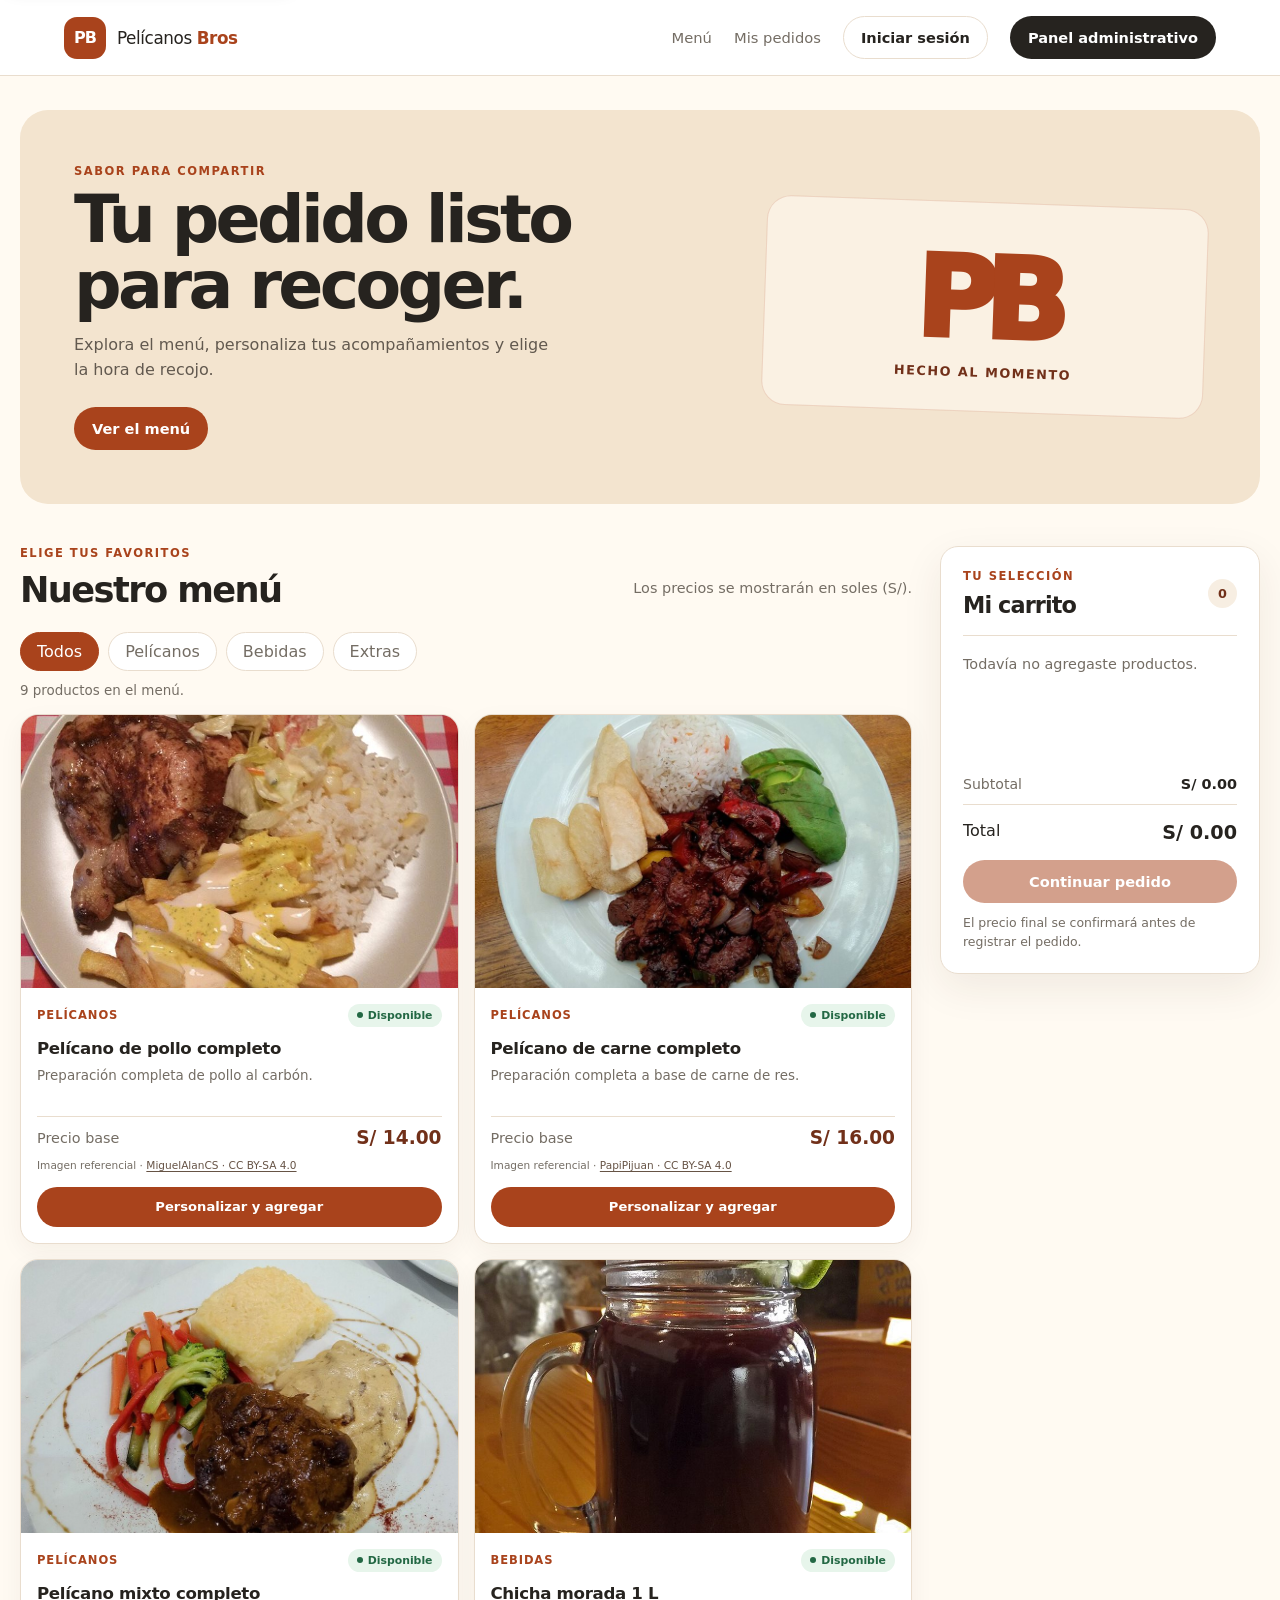
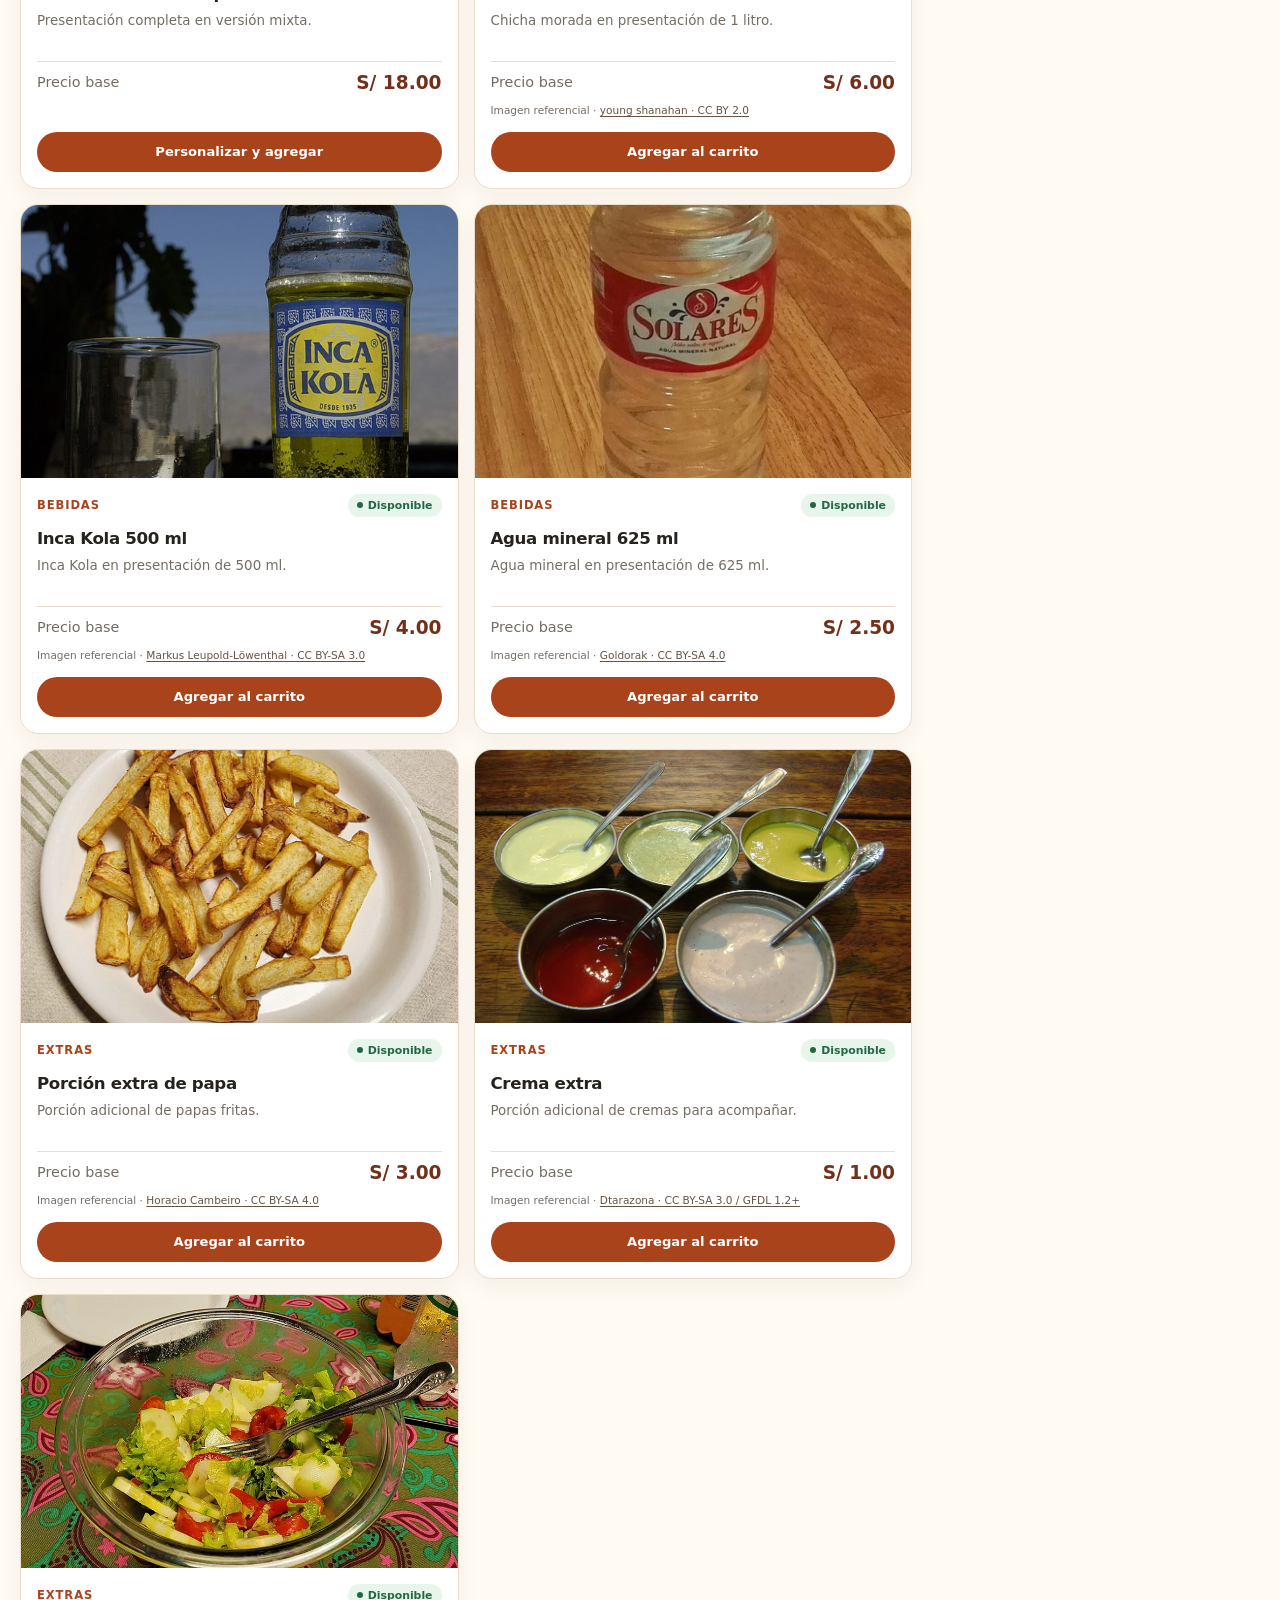
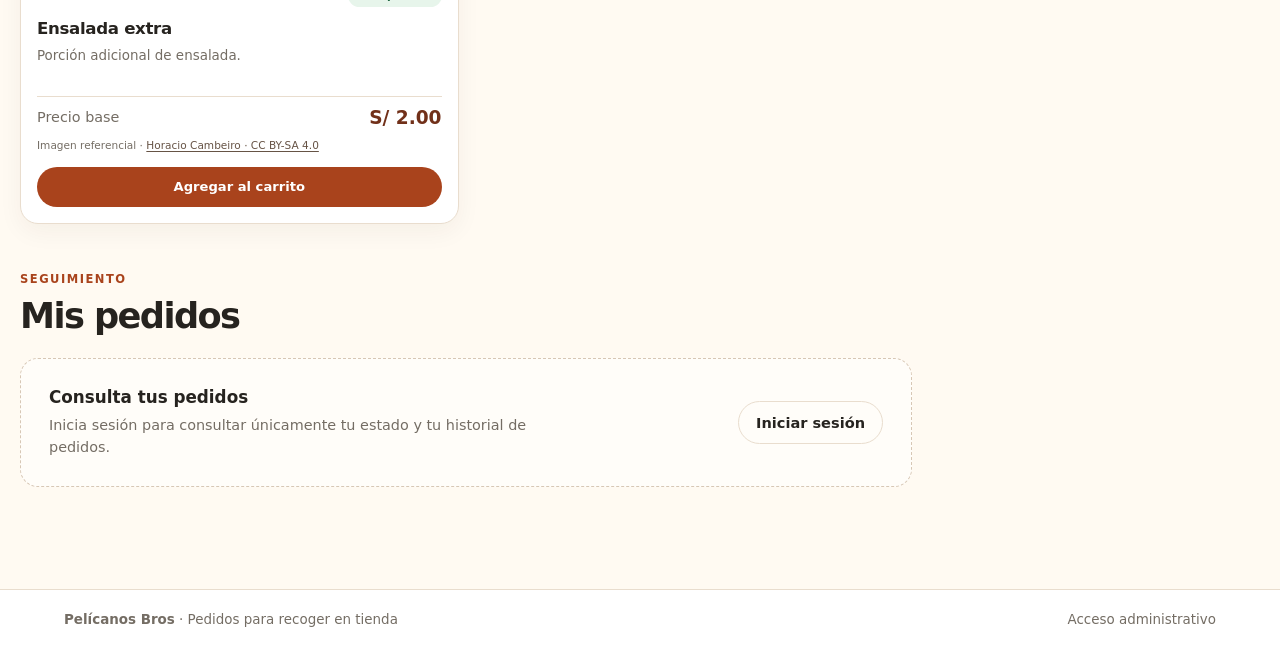
<file: index.html>
<!doctype html>
<html lang="es">
<head>
  <meta charset="utf-8">
  <meta name="viewport" content="width=device-width, initial-scale=1">
  <meta name="description" content="Tienda virtual de Pelícanos Bros. Revisa el menú y prepara tu pedido para recoger en tienda.">
  <title>Pelícanos Bros | Tienda</title>
  <link rel="stylesheet" href="css/styles.css">
  <script src="js/data.js" defer></script>
  <script src="js/store.js" defer></script>
</head>
<body>
  <a class="skip-link" href="#main-content">Saltar al contenido principal</a>
  <header class="site-header">
    <a class="brand" href="index.html" aria-label="Pelícanos Bros, ir al inicio">
      <span class="brand-mark" aria-hidden="true">PB</span>
      <span class="brand-name">Pelícanos <strong>Bros</strong></span>
    </a>

    <nav class="main-nav" aria-label="Navegación principal">
      <a href="#menu">Menú</a>
      <a href="#mis-pedidos">Mis pedidos</a>
      <button id="customer-auth-button" class="button button-outline" type="button" data-dialog-open="auth-dialog">
        Iniciar sesión
      </button>
      <button id="customer-logout-button" class="button button-outline" type="button" hidden>
        Cerrar sesión
      </button>
      <a class="button button-dark" href="admin.html">Panel administrativo</a>
    </nav>
  </header>

  <main id="main-content" class="page-container" tabindex="-1">
    <section class="hero" aria-labelledby="hero-title">
      <div class="hero-copy">
        <p class="eyebrow">Sabor para compartir</p>
        <h1 id="hero-title">Tu pedido listo para recoger.</h1>
        <p>Explora el menú, personaliza tus acompañamientos y elige la hora de recojo.</p>
        <a class="button button-primary" href="#menu">Ver el menú</a>
      </div>
      <div class="hero-art" aria-hidden="true">
        <span class="hero-art-mark">PB</span>
        <span class="hero-art-caption">Hecho al momento</span>
      </div>
    </section>

    <div class="store-layout">
      <div class="store-main">
        <section id="menu" class="content-section" aria-labelledby="menu-title">
          <div class="section-heading">
            <div>
              <p class="eyebrow">Elige tus favoritos</p>
              <h2 id="menu-title">Nuestro menú</h2>
            </div>
            <p class="muted">Los precios se mostrarán en soles (S/).</p>
          </div>

          <div class="category-tabs" role="group" aria-label="Filtrar productos por categoría">
            <button class="category-button is-active" type="button" data-category="todos" aria-pressed="true">Todos</button>
            <button class="category-button" type="button" data-category="pelicanos" aria-pressed="false">Pelícanos</button>
            <button class="category-button" type="button" data-category="bebidas" aria-pressed="false">Bebidas</button>
            <button class="category-button" type="button" data-category="extras" aria-pressed="false">Extras</button>
          </div>

          <p id="product-results" class="product-results" aria-live="polite">Cargando menú…</p>
          <div id="product-grid" class="product-grid">
            <div class="empty-state">
              <span class="empty-state-icon" aria-hidden="true">🍗</span>
              <h3>Cargando nuestros productos</h3>
              <p>Estamos preparando el menú de Pelícanos Bros.</p>
            </div>
          </div>
        </section>

        <section id="mis-pedidos" class="content-section orders-section" aria-labelledby="orders-title">
          <div class="section-heading">
            <div>
              <p class="eyebrow">Seguimiento</p>
              <h2 id="orders-title">Mis pedidos</h2>
            </div>
          </div>
          <div id="customer-orders" class="customer-orders-container" aria-live="polite" aria-relevant="additions text">
            <div class="empty-state empty-state-horizontal">
              <div>
                <h3>Consulta tus pedidos</h3>
                <p>Inicia sesión para consultar el estado y el historial de tus pedidos.</p>
              </div>
              <button class="button button-outline" type="button" data-dialog-open="auth-dialog">Iniciar sesión</button>
            </div>
          </div>
        </section>
      </div>

      <aside class="cart-panel" aria-labelledby="cart-title">
        <div class="cart-heading">
          <div>
            <p class="eyebrow">Tu selección</p>
            <h2 id="cart-title">Mi carrito</h2>
          </div>
          <span class="cart-count" id="cart-count" aria-label="Cantidad de productos">0</span>
        </div>

        <div id="cart-content" class="cart-content" aria-live="polite">
          <p class="muted">Todavía no agregaste productos.</p>
        </div>

        <div class="cart-subtotal-row">
          <span>Subtotal</span>
          <strong id="cart-subtotal">S/ 0.00</strong>
        </div>
        <div class="cart-total-row">
          <span>Total</span>
          <strong id="cart-total">S/ 0.00</strong>
        </div>
        <button class="button button-primary button-block" type="button" id="checkout-button" disabled>
          Continuar pedido
        </button>
        <p class="cart-footnote">El precio final se confirmará antes de registrar el pedido.</p>
      </aside>
    </div>
  </main>

  <footer class="site-footer">
    <p><strong>Pelícanos Bros</strong> · Pedidos para recoger en tienda</p>
    <p><a href="admin.html">Acceso administrativo</a></p>
  </footer>

  <dialog class="dialog" id="auth-dialog" aria-labelledby="auth-title">
    <div class="dialog-header">
      <div>
        <p class="eyebrow">Tu cuenta</p>
        <h2 id="auth-title">Bienvenido</h2>
      </div>
      <button class="icon-button" type="button" aria-label="Cerrar ventana" data-dialog-close>×</button>
    </div>

    <div class="dialog-tabs" role="tablist" aria-label="Acceso a la cuenta" aria-orientation="horizontal">
      <button id="login-tab" class="dialog-tab is-active" type="button" role="tab" aria-selected="true" aria-controls="login-panel" tabindex="0" data-auth-tab="login">Iniciar sesión</button>
      <button id="register-tab" class="dialog-tab" type="button" role="tab" aria-selected="false" aria-controls="register-panel" tabindex="-1" data-auth-tab="register">Crear cuenta</button>
    </div>

    <section id="login-panel" class="dialog-panel" role="tabpanel" aria-labelledby="login-tab" tabindex="0">
      <form id="customer-login-form" class="form-stack">
        <label for="login-identifier">Usuario o correo electrónico</label>
        <input id="login-identifier" name="identifier" type="text" autocomplete="username" maxlength="254" required>

        <label for="login-password">Contraseña</label>
        <input id="login-password" name="password" type="password" autocomplete="current-password" minlength="6" maxlength="128" required>

        <button class="button button-primary button-block" type="submit">Ingresar</button>
      </form>
    </section>

    <section id="register-panel" class="dialog-panel" role="tabpanel" aria-labelledby="register-tab" tabindex="0" hidden>
      <form id="customer-register-form" class="form-stack">
        <label for="register-name">Nombre completo</label>
        <input id="register-name" name="name" type="text" autocomplete="name" minlength="2" maxlength="100" required>

        <label for="register-email">Correo electrónico</label>
        <input id="register-email" name="email" type="email" autocomplete="email" maxlength="254" required>

        <label for="register-phone">Teléfono</label>
        <input id="register-phone" name="phone" type="tel" autocomplete="tel" inputmode="tel" pattern="[0-9+() -]{7,20}" maxlength="20" aria-describedby="register-phone-help" required>
        <p id="register-phone-help" class="field-help">Introduce entre 7 y 20 caracteres: números, espacios, paréntesis o el signo +.</p>

        <label for="register-password">Contraseña</label>
        <input id="register-password" name="password" type="password" autocomplete="new-password" minlength="6" maxlength="128" aria-describedby="register-password-help" required>
        <p id="register-password-help" class="field-help">Usa al menos 6 caracteres, como establece el documento del proyecto.</p>

        <button class="button button-primary button-block" type="submit">Crear cuenta</button>
      </form>
    </section>
    <p id="auth-message" class="form-message" role="status" aria-live="polite"></p>
  </dialog>

  <dialog class="dialog product-dialog" id="product-dialog" aria-labelledby="product-dialog-title">
    <div class="dialog-header">
      <div>
        <p class="eyebrow">Personaliza tu plato</p>
        <h2 id="product-dialog-title">Tu Pelícano</h2>
        <p id="product-dialog-description" class="muted dialog-description"></p>
      </div>
      <button class="icon-button" type="button" aria-label="Cerrar ventana" data-dialog-close>×</button>
    </div>

    <form id="product-customization-form" class="form-stack">
      <input id="custom-product-id" name="productId" type="hidden">
      <div id="customization-fields" class="customization-fields"></div>

      <div class="form-field quantity-field">
        <label for="custom-product-quantity">Cantidad</label>
        <input id="custom-product-quantity" name="quantity" type="number" min="1" max="99" step="1" value="1" required>
      </div>

      <div class="custom-price-box" aria-live="polite" aria-atomic="true">
        <div><span>Precio base</span><strong id="custom-base-price">S/ 0.00</strong></div>
        <div><span>Ajustes</span><strong id="custom-adjustment">S/ 0.00</strong></div>
        <div><span>Precio unitario</span><strong id="custom-unit-price">S/ 0.00</strong></div>
        <div class="custom-total"><span>Total</span><strong id="custom-line-total">S/ 0.00</strong></div>
      </div>

      <button class="button button-primary button-block" type="submit">Agregar al carrito</button>
    </form>
    <p id="product-dialog-message" class="form-message" role="status" aria-live="polite"></p>
  </dialog>

  <dialog class="dialog" id="checkout-dialog" aria-labelledby="checkout-title">
    <div class="dialog-header">
      <div>
        <p class="eyebrow">Último paso</p>
        <h2 id="checkout-title">Confirmar pedido</h2>
      </div>
      <button class="icon-button" type="button" aria-label="Cerrar ventana" data-dialog-close>×</button>
    </div>

    <form id="checkout-form" class="form-stack">
      <section class="checkout-preview" aria-labelledby="checkout-preview-title">
        <h3 id="checkout-preview-title">Resumen de tu pedido</h3>
        <div id="checkout-summary" class="checkout-summary" aria-live="polite"></div>
      </section>

      <label for="pickup-time">Fecha y hora de recojo</label>
      <input id="pickup-time" name="pickupTime" type="datetime-local" aria-describedby="pickup-time-help" required>
      <p id="pickup-time-help" class="field-help">El recojo debe programarse con al menos 10 minutos de anticipación.</p>

      <label for="checkout-phone">Teléfono de contacto</label>
      <input id="checkout-phone" name="phone" type="tel" inputmode="tel" pattern="[0-9+() -]{7,20}" minlength="7" maxlength="20" aria-describedby="checkout-phone-help" required>
      <p id="checkout-phone-help" class="field-help">Introduce un teléfono válido de al menos 7 dígitos.</p>

      <label for="payment-method">Método de pago</label>
      <select id="payment-method" name="paymentMethod" aria-describedby="payment-method-help" required>
        <option value="">Selecciona un método</option>
        <option value="efectivo">Efectivo</option>
        <option value="yape">Yape</option>
        <option value="plin">Plin</option>
        <option value="transferencia">Transferencia</option>
      </select>
      <p id="payment-method-help" class="field-help">El método se registra como declarado. El pago queda pendiente hasta que el administrador lo verifique.</p>

      <label for="order-note">Nota para cocina <span class="muted">(opcional)</span></label>
      <textarea id="order-note" name="note" rows="3" maxlength="300" aria-describedby="order-note-help" placeholder="Alguna indicación para preparar tu pedido..."></textarea>
      <p id="order-note-help" class="field-help">Opcional. Máximo 300 caracteres.</p>

      <div class="price-summary">
        <span>Total del pedido</span>
        <strong id="checkout-total">S/ 0.00</strong>
      </div>
      <button class="button button-primary button-block" id="checkout-submit-button" type="submit">Confirmar pedido</button>
    </form>

    <section id="checkout-receipt" class="checkout-receipt" aria-live="polite" hidden>
      <div class="receipt-success-icon" aria-hidden="true">✓</div>
      <p class="eyebrow">Pedido registrado</p>
      <h3>¡Gracias por tu compra!</h3>
      <p class="muted">Presenta este código al recoger tu pedido.</p>
      <strong id="confirmed-order-code" class="receipt-order-code">PB-0001</strong>
      <dl class="receipt-details">
        <div><dt>Estado del pedido</dt><dd id="confirmed-order-status">Recibido</dd></div>
        <div><dt>Fecha y hora de recojo</dt><dd id="confirmed-order-pickup">—</dd></div>
        <div><dt>Total</dt><dd id="confirmed-order-total">S/ 0.00</dd></div>
        <div><dt>Método de pago</dt><dd id="confirmed-order-payment-method">—</dd></div>
        <div><dt>Estado del pago</dt><dd id="confirmed-order-payment-status">Pendiente de verificación</dd></div>
      </dl>
      <p class="field-help">Este sistema no realiza el cobro. El administrador verificará el pago y actualizará su estado.</p>
    </section>
    <p id="checkout-message" class="form-message" role="status" aria-live="polite"></p>
  </dialog>

  <div id="app-announcer" class="visually-hidden" aria-live="polite" aria-atomic="true"></div>
</body>
</html>
</file>
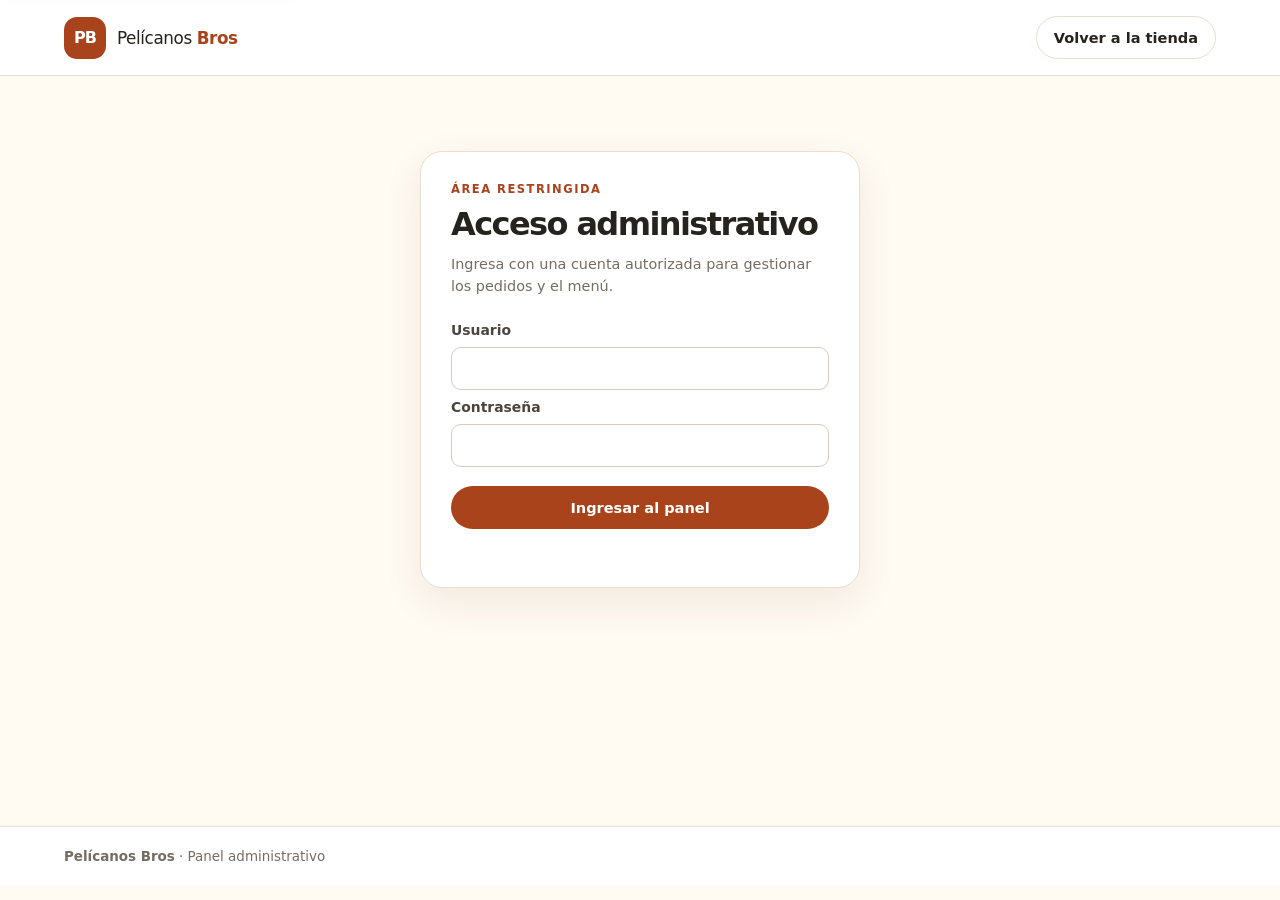
<file: admin.html>
<!doctype html>
<html lang="es">
<head>
  <meta charset="utf-8">
  <meta name="viewport" content="width=device-width, initial-scale=1">
  <meta name="description" content="Panel administrativo de Pelícanos Bros para gestionar pedidos, cocina, clientes y menú.">
  <title>Pelícanos Bros | Administración</title>
  <link rel="stylesheet" href="css/styles.css">
  <script src="js/data.js" defer></script>
  <script src="js/admin.js" defer></script>
</head>
<body class="admin-page">
  <a class="skip-link" href="#main-content">Saltar al contenido principal</a>
  <header class="site-header">
    <a class="brand" href="index.html" aria-label="Pelícanos Bros, volver a la tienda">
      <span class="brand-mark" aria-hidden="true">PB</span>
      <span class="brand-name">Pelícanos <strong>Bros</strong></span>
    </a>
    <nav class="main-nav" aria-label="Navegación administrativa">
      <span id="admin-session-name" class="nav-context" hidden></span>
      <button id="admin-logout-button" class="button button-outline" type="button" hidden>Cerrar sesión</button>
      <a class="button button-outline" href="index.html">Volver a la tienda</a>
    </nav>
  </header>

  <main id="main-content" class="admin-container" tabindex="-1">
    <section id="admin-access" class="login-card" aria-labelledby="admin-login-title">
      <p class="eyebrow">Área restringida</p>
      <h1 id="admin-login-title">Acceso administrativo</h1>
      <p class="muted">Ingresa con una cuenta autorizada para gestionar los pedidos y el menú.</p>

      <form id="admin-login-form" class="form-stack">
        <label for="admin-username">Usuario</label>
        <input id="admin-username" name="username" type="text" autocomplete="username" minlength="3" maxlength="60" required>

        <label for="admin-password">Contraseña</label>
        <input id="admin-password" name="password" type="password" autocomplete="current-password" minlength="6" maxlength="128" required>

        <button class="button button-primary button-block" type="submit">Ingresar al panel</button>
      </form>
      <p id="admin-login-message" class="form-message" role="status" aria-live="polite"></p>
    </section>

    <section id="admin-dashboard" class="admin-dashboard" hidden aria-label="Panel de administración">
      <aside class="admin-sidebar">
        <div class="admin-sidebar-heading">
          <p class="eyebrow">Gestión</p>
          <h2>Administración</h2>
        </div>
        <nav class="admin-nav" aria-label="Secciones del panel">
          <button class="admin-nav-button is-active" type="button" data-panel="summary" aria-current="page">Resumen</button>
          <button class="admin-nav-button" type="button" data-panel="orders">Pedidos</button>
          <button class="admin-nav-button" type="button" data-panel="kitchen">Cocina</button>
          <button class="admin-nav-button" type="button" data-panel="customers">Clientes</button>
          <button class="admin-nav-button" type="button" data-panel="menu">Menú</button>
        </nav>
      </aside>

      <div class="admin-content">
        <section id="panel-summary" class="admin-panel" aria-labelledby="summary-title">
          <div class="section-heading">
            <div>
              <p class="eyebrow">Vista general</p>
              <h1 id="summary-title">Resumen del día</h1>
            </div>
          </div>
          <div class="metrics-grid">
            <article class="metric-card"><span>Pedidos de hoy</span><strong id="metric-orders">—</strong></article>
            <article class="metric-card"><span>Por preparar</span><strong id="metric-pending">—</strong></article>
            <article class="metric-card"><span>Pagos pendientes</span><strong id="metric-payments">—</strong></article>
            <article class="metric-card"><span>Ventas pagadas</span><strong id="metric-sales">—</strong></article>
          </div>
          <div class="panel-card">
            <h2>Próximos recojos</h2>
            <div id="summary-upcoming-orders" aria-live="polite"><p class="muted">No hay recojos pendientes.</p></div>
          </div>
        </section>

        <section id="panel-orders" class="admin-panel" aria-labelledby="orders-admin-title" hidden>
          <div class="section-heading">
            <div><p class="eyebrow">Gestión de ventas</p><h1 id="orders-admin-title">Pedidos</h1></div>
            <div class="admin-heading-actions">
              <button id="orders-refresh-button" class="button button-outline" type="button">Actualizar</button>
              <button id="orders-export-csv" class="button button-primary" type="button">Exportar CSV</button>
            </div>
          </div>
          <div class="filter-bar">
            <label class="filter-field" for="order-search">Buscar pedido<input id="order-search" type="search" placeholder="Código, cliente, correo o teléfono"></label>
            <label class="filter-field" for="order-status-filter">Estado
              <select id="order-status-filter">
                <option value="todos">Todos</option>
                <option value="pendiente">Recibido</option>
                <option value="en_preparacion">En preparación</option>
                <option value="listo">Listo</option>
                <option value="entregado">Entregado</option>
                <option value="cancelado">Cancelado</option>
              </select>
            </label>
            <label class="filter-field" for="order-payment-filter">Pago
              <select id="order-payment-filter">
                <option value="todos">Todos</option>
                <option value="pendiente">Pendiente</option>
                <option value="pagado">Pagado</option>
              </select>
            </label>
            <label class="filter-field" for="order-date-filter">Fecha de recojo<input id="order-date-filter" type="date"></label>
          </div>
          <p id="admin-orders-message" class="admin-feedback" role="status" aria-live="polite"></p>
          <div class="table-wrap" role="region" aria-label="Tabla de pedidos; desplázate horizontalmente si es necesario" tabindex="0">
            <table>
              <caption class="visually-hidden">Listado de pedidos registrados</caption>
              <thead><tr><th scope="col">Código</th><th scope="col">Cliente</th><th scope="col">Recojo</th><th scope="col">Total</th><th scope="col">Pago</th><th scope="col">Estado</th><th scope="col">Acciones</th></tr></thead>
              <tbody id="orders-table-body"><tr><td colspan="7" class="table-empty">Los pedidos aparecerán aquí.</td></tr></tbody>
            </table>
          </div>
        </section>

        <section id="panel-kitchen" class="admin-panel" aria-labelledby="kitchen-title" hidden>
          <div class="section-heading">
            <div><p class="eyebrow">Producción</p><h1 id="kitchen-title">Tablero de cocina</h1>
              <p class="muted">Pedidos activos ordenados por hora de recojo.</p>
            </div>
            <button id="kitchen-refresh-button" class="button button-outline" type="button">Actualizar tablero</button>
          </div>
          <p id="kitchen-message" class="admin-feedback" role="status" aria-live="polite"></p>
          <div class="kitchen-board">
            <section class="kitchen-column" aria-labelledby="kitchen-received-title">
              <div class="kitchen-column-heading"><h2 id="kitchen-received-title">Por preparar</h2><span id="kitchen-received-count" class="kitchen-count">0</span></div>
              <div id="kitchen-received" class="kitchen-cards"><p class="muted">No hay pedidos por preparar.</p></div>
            </section>
            <section class="kitchen-column" aria-labelledby="kitchen-preparing-title">
              <div class="kitchen-column-heading"><h2 id="kitchen-preparing-title">En preparación</h2><span id="kitchen-preparing-count" class="kitchen-count">0</span></div>
              <div id="kitchen-preparing" class="kitchen-cards"><p class="muted">No hay pedidos en preparación.</p></div>
            </section>
            <section class="kitchen-column" aria-labelledby="kitchen-ready-title">
              <div class="kitchen-column-heading"><h2 id="kitchen-ready-title">Listos</h2><span id="kitchen-ready-count" class="kitchen-count">0</span></div>
              <div id="kitchen-ready" class="kitchen-cards"><p class="muted">No hay pedidos listos para recoger.</p></div>
            </section>
          </div>
        </section>

        <section id="panel-customers" class="admin-panel" aria-labelledby="customers-title" hidden>
          <div class="section-heading">
            <div><p class="eyebrow">Cuentas registradas</p><h1 id="customers-title">Clientes</h1>
              <p class="muted">Consulta pedidos, total pagado y última compra de cada cliente.</p>
            </div>
            <button id="customers-refresh-button" class="button button-outline" type="button">Actualizar clientes</button>
          </div>
          <label class="filter-field customer-search-field" for="customer-search">Buscar cliente
            <input id="customer-search" type="search" placeholder="Nombre, correo o teléfono">
          </label>
          <p id="admin-customers-message" class="admin-feedback" role="status" aria-live="polite"></p>
          <div class="table-wrap" role="region" aria-label="Tabla de clientes; desplázate horizontalmente si es necesario" tabindex="0">
            <table>
              <caption class="visually-hidden">Listado de clientes y resumen de sus pedidos</caption>
              <thead><tr><th scope="col">Nombre</th><th scope="col">Correo</th><th scope="col">Teléfono</th><th scope="col">Pedidos</th><th scope="col">Total pagado</th><th scope="col">Último pedido</th><th scope="col">Acciones</th></tr></thead>
              <tbody id="customers-table-body"><tr><td colspan="7" class="table-empty">Los clientes aparecerán aquí.</td></tr></tbody>
            </table>
          </div>
        </section>

        <section id="panel-menu" class="admin-panel" aria-labelledby="menu-admin-title" hidden>
          <div class="section-heading">
            <div><p class="eyebrow">Catálogo</p><h1 id="menu-admin-title">Administrar menú</h1>
              <p class="muted">Edita el precio base y la disponibilidad de los productos existentes.</p>
            </div>
            <button id="restore-menu-button" class="button button-outline" type="button">Restaurar menú original</button>
          </div>
          <p id="admin-menu-message" class="admin-feedback" role="status" aria-live="polite"></p>
          <form id="product-form" class="product-form panel-card">
            <h2>Editar producto</h2>
            <div class="form-grid">
              <div class="form-field"><label for="product-select">Producto</label><select id="product-select" name="productId" required><option value="">Selecciona un producto</option></select></div>
              <div class="form-field"><label for="product-price">Precio base (S/)</label><input id="product-price" name="price" type="number" min="0.10" max="9999" step="0.10" required></div>
              <div class="form-field"><label for="product-availability">Disponibilidad</label><select id="product-availability" name="available" required><option value="true">Disponible</option><option value="false">Agotado</option></select></div>
              <div class="form-field product-current-info"><span class="product-current-label">Producto seleccionado</span><strong id="product-current-name">Ninguno</strong><span id="product-current-category" class="admin-cell-secondary">Selecciona un producto para editarlo.</span></div>
            </div>
            <div class="product-form-actions">
              <button class="button button-primary" type="submit">Guardar cambios</button>
              <button id="product-cancel-edit" class="button button-outline" type="button">Cancelar edición</button>
            </div>
          </form>
          <div class="table-wrap" role="region" aria-label="Tabla de productos; desplázate horizontalmente si es necesario" tabindex="0">
            <table>
              <caption class="visually-hidden">Productos del menú y disponibilidad actual</caption>
              <thead><tr><th scope="col">Producto</th><th scope="col">Categoría</th><th scope="col">Precio base</th><th scope="col">Disponibilidad</th><th scope="col">Acciones</th></tr></thead>
              <tbody id="products-table-body"><tr><td colspan="5" class="table-empty">Los productos aparecerán aquí.</td></tr></tbody>
            </table>
          </div>
        </section>

        <dialog id="customer-history-dialog" class="dialog customer-history-dialog" aria-labelledby="customer-history-title">
          <div class="dialog-header">
            <div><p class="eyebrow">Historial del cliente</p><h2 id="customer-history-title">Pedidos del cliente</h2><p id="customer-history-subtitle" class="muted"></p></div>
            <button id="customer-history-close" class="icon-button" type="button" aria-label="Cerrar historial">×</button>
          </div>
          <div id="customer-history-content" class="customer-history-content"></div>
        </dialog>
      </div>
    </section>
  </main>

  <footer class="site-footer"><p><strong>Pelícanos Bros</strong> · Panel administrativo</p></footer>
</body>
</html>
</file>
<file: css/styles.css>
:root {
  color-scheme: light;
  --ink: #26231f;
  --muted: #746d64;
  --brand: #a9431c;
  --brand-dark: #713019;
  --gold: #f2bd45;
  --paper: #fffaf2;
  --surface: #ffffff;
  --soft: #f7eee2;
  --line: #e9ddce;
  --success: #276749;
  --danger: #b42318;
  --radius: 18px;
  --shadow: 0 14px 40px rgba(61, 39, 20, 0.08);
  font-family: Inter, ui-sans-serif, system-ui, -apple-system, BlinkMacSystemFont, "Segoe UI", sans-serif;
  color: var(--ink);
  background: var(--paper);
}

* { box-sizing: border-box; }
html { scroll-behavior: smooth; }
body { margin: 0; min-width: 320px; background: var(--paper); }
a { color: inherit; }
button, input, select, textarea { font: inherit; }
button, a { -webkit-tap-highlight-color: transparent; }
:focus-visible { outline: 3px solid #2457c5; outline-offset: 3px; }
.skip-link { position: absolute; z-index: 10000; top: 8px; left: 8px; transform: translateY(-160%); padding: 10px 14px; border-radius: 9px; background: #ffffff; color: #26231f; font-weight: 800; box-shadow: 0 4px 18px rgba(0,0,0,.18); }
.skip-link:focus { transform: translateY(0); }
[hidden] { display: none !important; }

.site-header {
  min-height: 76px;
  display: flex;
  align-items: center;
  justify-content: space-between;
  gap: 24px;
  padding: 14px clamp(18px, 5vw, 72px);
  background: var(--surface);
  border-bottom: 1px solid var(--line);
}
.brand { display: inline-flex; align-items: center; gap: 11px; text-decoration: none; white-space: nowrap; }
.brand-mark { display: grid; place-items: center; width: 42px; height: 42px; border-radius: 13px; background: var(--brand); color: white; font-weight: 850; letter-spacing: -1px; }
.brand-name { font-size: 1.05rem; letter-spacing: -0.4px; }
.brand-name strong { color: var(--brand); }
.main-nav { display: flex; align-items: center; justify-content: flex-end; flex-wrap: wrap; gap: 10px 22px; }
.main-nav > a:not(.button) { text-decoration: none; color: var(--muted); font-size: 0.92rem; }
.main-nav > a:not(.button):hover { color: var(--brand); }
.nav-context { color: var(--muted); font-size: 0.92rem; }

.button {
  display: inline-flex;
  align-items: center;
  justify-content: center;
  min-height: 43px;
  padding: 10px 17px;
  border: 1px solid transparent;
  border-radius: 999px;
  font-weight: 700;
  font-size: 0.91rem;
  text-decoration: none;
  cursor: pointer;
  transition: transform 140ms ease, background 140ms ease, border-color 140ms ease;
}
.button:hover:not(:disabled) { transform: translateY(-1px); }
.button:disabled { opacity: 0.5; cursor: not-allowed; }
.button-primary { background: var(--brand); color: white; }
.button-primary:hover:not(:disabled) { background: var(--brand-dark); }
.button-dark { background: var(--ink); color: white; }
.button-outline { background: transparent; border-color: var(--line); color: var(--ink); }
.button-outline:hover { border-color: var(--brand); color: var(--brand); }
.button-block { width: 100%; }

.page-container { width: min(1240px, calc(100% - 40px)); margin: 0 auto; }
.hero {
  display: grid;
  grid-template-columns: minmax(0, 1.2fr) minmax(220px, 0.8fr);
  align-items: center;
  gap: 28px;
  min-height: 310px;
  margin: 34px 0 42px;
  padding: clamp(26px, 5vw, 54px);
  border-radius: 28px;
  background: #f3e4cf;
  overflow: hidden;
}
.hero-copy { max-width: 610px; }
.eyebrow { margin: 0 0 9px; color: var(--brand); font-size: 0.72rem; font-weight: 850; letter-spacing: 0.13em; text-transform: uppercase; }
h1, h2, h3, p { margin-top: 0; }
.hero h1 { max-width: 560px; margin-bottom: 13px; font-size: clamp(2.2rem, 5.2vw, 4.2rem); line-height: 0.99; letter-spacing: -0.055em; }
.hero-copy > p:not(.eyebrow) { max-width: 480px; margin-bottom: 24px; color: #62594f; line-height: 1.6; }
.hero-art { min-height: 210px; display: grid; place-content: center; text-align: center; border: 1px solid rgba(169, 67, 28, 0.17); border-radius: 24px; background: rgba(255, 250, 242, 0.58); transform: rotate(2deg); }
.hero-art-mark { display: block; color: var(--brand); font-size: clamp(4rem, 10vw, 7rem); font-weight: 950; letter-spacing: -0.12em; }
.hero-art-caption { color: var(--brand-dark); font-size: 0.8rem; font-weight: 800; letter-spacing: 0.12em; text-transform: uppercase; }

.store-layout { display: grid; grid-template-columns: minmax(0, 1fr) 320px; align-items: start; gap: 28px; padding-bottom: 54px; }
.content-section { margin-bottom: 48px; }
.section-heading { display: flex; align-items: end; justify-content: space-between; gap: 18px; margin-bottom: 22px; }
.section-heading h1, .section-heading h2 { margin: 0; font-size: clamp(1.7rem, 3vw, 2.2rem); letter-spacing: -0.045em; }
.muted { color: var(--muted); font-size: 0.9rem; }
.category-tabs { display: flex; flex-wrap: wrap; gap: 9px; margin-bottom: 20px; }
.category-button { padding: 9px 16px; border: 1px solid var(--line); border-radius: 999px; background: var(--surface); color: var(--muted); cursor: pointer; }
.category-button.is-active { border-color: var(--brand); background: var(--brand); color: white; }
.product-grid { display: grid; grid-template-columns: repeat(2, minmax(0, 1fr)); gap: 15px; }
.empty-state { display: grid; place-items: center; min-height: 220px; padding: 28px; border: 1px dashed #d7c7b5; border-radius: var(--radius); background: rgba(255,255,255,0.54); text-align: center; }
.empty-state h3 { margin-bottom: 7px; font-size: 1.05rem; }
.empty-state p { max-width: 390px; margin: 0; color: var(--muted); font-size: 0.9rem; line-height: 1.55; }
.empty-state-icon { display: grid; place-items: center; width: 52px; height: 52px; margin-bottom: 12px; border-radius: 16px; background: var(--soft); font-size: 1.6rem; }
.empty-state-horizontal { display: flex; align-items: center; justify-content: space-between; gap: 20px; min-height: auto; text-align: left; }
.empty-state-horizontal p { max-width: 520px; }

.cart-panel { position: sticky; top: 20px; padding: 22px; border: 1px solid var(--line); border-radius: var(--radius); background: var(--surface); box-shadow: var(--shadow); }
.cart-heading { display: flex; align-items: center; justify-content: space-between; gap: 12px; padding-bottom: 17px; border-bottom: 1px solid var(--line); }
.cart-heading h2 { margin: 0; font-size: 1.4rem; letter-spacing: -0.04em; }
.cart-count { display: grid; place-items: center; min-width: 29px; height: 29px; padding: 0 8px; border-radius: 999px; background: var(--soft); color: var(--brand-dark); font-size: 0.8rem; font-weight: 800; }
.cart-content { min-height: 128px; padding: 20px 0; color: var(--muted); font-size: 0.9rem; }
.cart-total-row, .price-summary { display: flex; justify-content: space-between; gap: 16px; padding: 16px 0; border-top: 1px solid var(--line); font-size: 1rem; }
.cart-total-row strong, .price-summary strong { font-size: 1.2rem; }
.cart-footnote, .field-help { margin: 11px 0 0; color: var(--muted); font-size: 0.78rem; line-height: 1.5; }
.site-footer { display: flex; align-items: center; justify-content: space-between; gap: 16px; padding: 22px clamp(20px, 5vw, 72px); border-top: 1px solid var(--line); background: var(--surface); color: var(--muted); font-size: 0.84rem; }
.site-footer p { margin: 0; }
.site-footer a { text-decoration: none; }

.dialog { width: min(500px, calc(100% - 28px)); max-height: min(86vh, 760px); padding: 26px; border: 1px solid var(--line); border-radius: 22px; background: var(--surface); color: var(--ink); box-shadow: 0 24px 80px rgba(25, 20, 15, 0.22); }
.dialog::backdrop { background: rgba(28, 24, 20, 0.48); backdrop-filter: blur(3px); }
.dialog-header { display: flex; align-items: start; justify-content: space-between; gap: 16px; margin-bottom: 20px; }
.dialog-header h2 { margin: 0; font-size: 1.65rem; letter-spacing: -0.04em; }
.icon-button { display: grid; place-items: center; width: 36px; height: 36px; border: 1px solid var(--line); border-radius: 50%; background: white; color: var(--ink); font-size: 1.45rem; cursor: pointer; }
.dialog-tabs { display: grid; grid-template-columns: 1fr 1fr; gap: 6px; padding: 5px; margin-bottom: 20px; border-radius: 12px; background: var(--soft); }
.dialog-tab { padding: 10px; border: 0; border-radius: 9px; background: transparent; color: var(--muted); font-weight: 700; cursor: pointer; }
.dialog-tab.is-active { background: white; color: var(--brand-dark); box-shadow: 0 2px 8px rgba(40, 25, 12, 0.08); }
.form-stack { display: grid; gap: 9px; }
.form-stack label, .form-field label, .filter-field { color: #4c453d; font-size: 0.87rem; font-weight: 700; }
.form-stack input, .form-stack select, .form-stack textarea,
.form-field input, .form-field select, .form-field textarea, .filter-field input, .filter-field select {
  width: 100%; min-height: 43px; padding: 10px 12px; border: 1px solid #d8cbbb; border-radius: 10px; background: white; color: var(--ink);
}
.form-stack textarea, .form-field textarea { min-height: 88px; resize: vertical; }
.form-stack .button { margin-top: 10px; }
.form-message { min-height: 1.2em; margin: 12px 0 0; color: var(--danger); font-size: 0.85rem; }
.form-message.is-success { color: var(--success); }

.admin-container { width: min(1400px, calc(100% - 40px)); min-height: calc(100vh - 150px); margin: 0 auto; padding: 40px 0 64px; }
.login-card { width: min(440px, 100%); margin: 35px auto; padding: 30px; border: 1px solid var(--line); border-radius: 22px; background: var(--surface); box-shadow: var(--shadow); }
.login-card h1 { margin-bottom: 10px; font-size: 2rem; letter-spacing: -0.05em; }
.login-card > .muted { margin-bottom: 24px; line-height: 1.55; }
.admin-dashboard { display: grid; grid-template-columns: 230px minmax(0, 1fr); gap: 28px; align-items: start; }
.admin-sidebar { padding: 20px; border: 1px solid var(--line); border-radius: var(--radius); background: var(--surface); }
.admin-sidebar-heading h2 { margin: 0 0 18px; font-size: 1.25rem; }
.admin-nav { display: grid; gap: 6px; }
.admin-nav-button { padding: 12px 13px; border: 0; border-radius: 10px; background: transparent; color: var(--muted); text-align: left; cursor: pointer; }
.admin-nav-button:hover, .admin-nav-button.is-active { background: var(--soft); color: var(--brand-dark); font-weight: 800; }
.admin-content { min-width: 0; }
.admin-panel > .section-heading { margin-bottom: 24px; }
.metrics-grid { display: grid; grid-template-columns: repeat(4, minmax(0, 1fr)); gap: 14px; margin-bottom: 22px; }
.metric-card, .panel-card { padding: 20px; border: 1px solid var(--line); border-radius: var(--radius); background: var(--surface); }
.metric-card span { display: block; margin-bottom: 10px; color: var(--muted); font-size: 0.85rem; }
.metric-card strong { font-size: 1.8rem; letter-spacing: -0.05em; }
.panel-card h2 { margin-bottom: 10px; font-size: 1.15rem; }
.filter-bar { display: grid; grid-template-columns: 2fr 1fr 1fr; gap: 12px; margin-bottom: 18px; }
.filter-field { display: grid; gap: 7px; }
.table-wrap { width: 100%; overflow-x: auto; border: 1px solid var(--line); border-radius: 14px; background: var(--surface); }
table { width: 100%; border-collapse: collapse; text-align: left; font-size: 0.88rem; }
th, td { padding: 13px 15px; border-bottom: 1px solid var(--line); white-space: nowrap; }
th { background: #f8f1e8; color: #5c4a3c; font-size: 0.77rem; letter-spacing: 0.04em; text-transform: uppercase; }
tbody tr:last-child td { border-bottom: 0; }
.table-empty { padding: 28px; color: var(--muted); text-align: center; }
.kitchen-board { display: grid; grid-template-columns: repeat(3, minmax(0, 1fr)); gap: 14px; }
.kitchen-column { min-height: 260px; padding: 16px; border: 1px solid var(--line); border-radius: 15px; background: #fbf5ec; }
.kitchen-column h2 { margin: 0 0 16px; font-size: 1.05rem; }
.kitchen-cards { color: var(--muted); font-size: 0.88rem; }
.product-form { display: grid; gap: 14px; margin-bottom: 20px; }
.form-grid { display: grid; grid-template-columns: repeat(2, minmax(0, 1fr)); gap: 14px; }
.form-field { display: grid; gap: 7px; }

.visually-hidden { position: absolute !important; width: 1px !important; height: 1px !important; padding: 0 !important; margin: -1px !important; overflow: hidden !important; clip: rect(0, 0, 0, 0) !important; white-space: nowrap !important; border: 0 !important; }

@media (max-width: 960px) {
  .store-layout { grid-template-columns: minmax(0, 1fr) 290px; gap: 18px; }
  .metrics-grid { grid-template-columns: repeat(2, minmax(0, 1fr)); }
  .admin-dashboard { grid-template-columns: 190px minmax(0, 1fr); gap: 18px; }
}
@media (max-width: 760px) {
  .site-header { align-items: flex-start; flex-direction: column; }
  .main-nav { justify-content: flex-start; }
  .hero { grid-template-columns: 1fr; }
  .hero-art { min-height: 145px; }
  .store-layout { grid-template-columns: 1fr; }
  .cart-panel { position: static; grid-row: 1; }
  .admin-dashboard { grid-template-columns: 1fr; }
  .admin-nav { grid-template-columns: repeat(5, minmax(0, 1fr)); overflow: visible; gap: 4px; }
  .admin-nav-button { min-width: 0; padding: 9px 4px; text-align: center; font-size: clamp(0.64rem, 2.4vw, 0.78rem); line-height: 1.2; white-space: normal; overflow-wrap: anywhere; }
  .admin-sidebar { padding: 14px; }
  .admin-sidebar-heading { display: none; }
  .kitchen-board { grid-template-columns: 1fr; }
}
@media (max-width: 540px) {
  .page-container, .admin-container { width: min(100% - 24px, 1240px); }
  .hero { margin-top: 18px; padding: 24px 20px; }
  .hero h1 { font-size: 2.55rem; }
  .section-heading { align-items: flex-start; flex-direction: column; }
  .section-heading > .muted { margin: 0; }
  .product-grid, .form-grid, .filter-bar { grid-template-columns: 1fr; }
  .empty-state-horizontal { align-items: flex-start; flex-direction: column; }
  .site-footer { align-items: flex-start; flex-direction: column; }
  .login-card { padding: 23px; }
  .dialog { padding: 21px; }
  .metrics-grid { gap: 9px; }
  .metric-card { padding: 14px; }
  .metric-card strong { font-size: 1.5rem; }
}


/* Etapa 03 — menú, disponibilidad y personalización */
.product-results { margin: -8px 0 16px; color: var(--muted); font-size: 0.84rem; }
.product-grid { align-items: stretch; }
.product-card { min-width: 0; display: flex; flex-direction: column; overflow: hidden; border: 1px solid var(--line); border-radius: 18px; background: var(--surface); box-shadow: 0 8px 24px rgba(61, 39, 20, 0.05); }
.product-card-media { position: relative; width: 100%; aspect-ratio: 16 / 10; overflow: hidden; background: linear-gradient(135deg, #f8ead8, #ead3b8); }
.product-card-media img { display: block; width: 100%; height: 100%; object-fit: cover; transition: transform 220ms ease; }
.product-card:hover .product-card-media img { transform: scale(1.035); }
.product-image-placeholder { width: 100%; height: 100%; display: flex; flex-direction: column; align-items: center; justify-content: center; gap: 8px; color: var(--brand-dark); background: radial-gradient(circle at 30% 20%, #fff5e5, #ead3b8); }
.product-placeholder-icon { font-size: clamp(2.8rem, 5vw, 4rem); }
.product-placeholder-text { max-width: 85%; font-size: 0.76rem; font-weight: 700; text-align: center; }
.product-card-body { display: flex; flex: 1; flex-direction: column; padding: 16px; }
.product-card-meta { display: flex; align-items: center; justify-content: space-between; gap: 8px; margin-bottom: 11px; }
.product-category { color: var(--brand); font-size: 0.72rem; font-weight: 850; letter-spacing: .08em; text-transform: uppercase; }
.availability-badge { display: inline-flex; align-items: center; gap: 5px; padding: 5px 9px; border-radius: 999px; font-size: 0.68rem; font-weight: 800; white-space: nowrap; }
.availability-badge::before { content: ""; width: 6px; height: 6px; border-radius: 50%; background: currentColor; }
.availability-badge.is-available { color: #236844; background: #e7f5eb; }
.availability-badge.is-unavailable { color: #9f3129; background: #fbe9e7; }
.product-card-title { margin: 0 0 7px; font-size: 1.04rem; line-height: 1.3; letter-spacing: -0.02em; }
.product-card-description { min-height: 2.8em; margin: 0 0 12px; color: var(--muted); font-size: .84rem; line-height: 1.45; }
.product-card-price-row { display: flex; align-items: center; justify-content: space-between; gap: 12px; padding: 10px 0; border-top: 1px solid var(--line); }
.product-card-price { color: var(--brand-dark); font-size: 1.16rem; }
.product-photo-credit { min-height: 1.6em; margin: 0 0 12px; color: var(--muted); font-size: .66rem; line-height: 1.35; }
.product-photo-credit a { color: #665345; text-decoration: underline; text-underline-offset: 2px; }
.product-card-actions { margin-top: auto; }
.product-card-actions .button { min-height: 40px; padding: 9px 12px; font-size: .82rem; }
.product-dialog { width: min(560px, calc(100% - 28px)); }
.dialog-description { margin: 8px 0 0; max-width: 400px; line-height: 1.45; }
.customization-fields { display: grid; grid-template-columns: repeat(2, minmax(0, 1fr)); gap: 12px; }
.customization-field { min-width: 0; }
.customization-field select { width: 100%; min-height: 43px; padding: 10px; border: 1px solid #d8cbbb; border-radius: 10px; background: #fff; color: var(--ink); }
.quantity-field { max-width: 150px; }
.quantity-field input { width: 100%; min-height: 43px; padding: 10px 12px; border: 1px solid #d8cbbb; border-radius: 10px; background: #fff; color: var(--ink); }
.custom-price-box { display: grid; gap: 8px; padding: 15px; border: 1px solid var(--line); border-radius: 14px; background: #fffaf4; }
.custom-price-box > div { display: flex; align-items: center; justify-content: space-between; gap: 14px; font-size: .88rem; }
.custom-price-box span { color: var(--muted); }
.custom-price-box strong { font-variant-numeric: tabular-nums; }
.custom-price-box .custom-total { padding-top: 10px; margin-top: 2px; border-top: 1px solid var(--line); font-size: 1rem; }
.custom-price-box .custom-total strong { color: var(--brand-dark); font-size: 1.25rem; }
.cart-summary-list { display: grid; gap: 13px; }
.cart-summary-item { display: flex; align-items: flex-start; justify-content: space-between; gap: 12px; padding-bottom: 12px; border-bottom: 1px solid var(--line); }
.cart-summary-details { display: grid; gap: 4px; min-width: 0; }
.cart-summary-name { color: var(--ink); font-size: .85rem; line-height: 1.35; }
.cart-summary-quantity, .cart-summary-options { color: var(--muted); font-size: .75rem; line-height: 1.35; }
.cart-summary-total { color: var(--brand-dark); font-size: .84rem; white-space: nowrap; }
.cart-warning { margin: 12px 0 0; padding: 9px; border-radius: 9px; background: #fff1e6; color: #8b3f16; font-size: .78rem; line-height: 1.4; }
@media (max-width: 540px) {
  .customization-fields { grid-template-columns: 1fr; }
  .product-card-body { padding: 14px; }
  .product-card-description { min-height: auto; }
  .product-photo-credit { min-height: 0; }
}


/* Etapa 04 — controles de cantidad y eliminación del carrito (RF-05) */
.cart-summary-list { display: grid; gap: 16px; }
.cart-summary-item { display: grid; grid-template-columns: 62px minmax(0, 1fr); gap: 10px; padding-bottom: 14px; border-bottom: 1px solid var(--line); }
.cart-item-media { width: 62px; height: 62px; overflow: hidden; border-radius: 12px; background: var(--soft); }
.cart-item-thumbnail { display: block; width: 100%; height: 100%; object-fit: cover; }
.cart-item-placeholder { display: grid; width: 100%; height: 100%; place-items: center; color: var(--brand-dark); font-size: 1.6rem; }
.cart-summary-details { display: grid; align-content: start; gap: 4px; min-width: 0; }
.cart-summary-name { color: var(--ink); font-size: .84rem; line-height: 1.35; }
.cart-summary-unit-price, .cart-summary-options { color: var(--muted); font-size: .73rem; line-height: 1.4; }
.cart-summary-side { grid-column: 2; display: flex; align-items: center; justify-content: space-between; gap: 10px; min-width: 0; }
.cart-summary-total { color: var(--brand-dark); font-size: .9rem; white-space: nowrap; }
.cart-item-controls { display: inline-flex; align-items: center; gap: 6px; }
.cart-quantity-button { display: inline-grid; width: 29px; height: 29px; place-items: center; border: 1px solid var(--line); border-radius: 9px; background: var(--surface); color: var(--ink); font-weight: 800; cursor: pointer; }
.cart-quantity-button:disabled { opacity: .4; cursor: not-allowed; }
.cart-quantity-value { min-width: 18px; color: var(--ink); font-size: .8rem; font-weight: 800; text-align: center; font-variant-numeric: tabular-nums; }
.cart-remove-button { padding: 5px 7px; border: 0; border-radius: 7px; background: transparent; color: var(--danger); font-size: .72rem; font-weight: 750; cursor: pointer; }
.cart-remove-button:hover { background: #fff0ed; }
.cart-item-unavailable { color: var(--danger); font-size: .72rem; line-height: 1.4; }
.cart-subtotal-row { display: flex; justify-content: space-between; gap: 16px; padding: 12px 0 4px; color: var(--muted); font-size: .88rem; }
.cart-subtotal-row strong { color: var(--ink); font-size: .9rem; }
.cart-total-row { margin-top: 8px; }
@media (max-width: 540px) {
  .cart-summary-item { grid-template-columns: 54px minmax(0, 1fr); gap: 9px; }
  .cart-item-media { width: 54px; height: 54px; }
  .cart-summary-side { align-items: flex-start; flex-direction: column; }
  .cart-item-controls { flex-wrap: wrap; }
}

/* Etapa 05 — resumen de checkout y confirmación de pedido (RF-06/RF-07) */
.checkout-preview { display: grid; gap: 10px; padding: 14px; border: 1px solid var(--line); border-radius: 14px; background: #fffaf4; }
.checkout-preview h3 { margin: 0; color: var(--brand-dark); font-size: 1rem; }
.checkout-summary { display: grid; gap: 10px; }
.checkout-summary-line { display: flex; align-items: flex-start; justify-content: space-between; gap: 12px; padding-bottom: 9px; border-bottom: 1px solid var(--line); }
.checkout-summary-line:last-child { padding-bottom: 0; border-bottom: 0; }
.checkout-summary-details { display: grid; gap: 3px; min-width: 0; }
.checkout-summary-name { color: var(--ink); font-size: .84rem; line-height: 1.35; }
.checkout-summary-quantity, .checkout-summary-options { color: var(--muted); font-size: .75rem; line-height: 1.4; }
.checkout-summary-line-total { flex: 0 0 auto; color: var(--brand-dark); font-size: .84rem; white-space: nowrap; }
.checkout-receipt { padding: 16px 4px 4px; text-align: center; }
.checkout-receipt[hidden], .form-stack[hidden] { display: none !important; }
.receipt-success-icon { display: grid; width: 58px; height: 58px; place-items: center; margin: 0 auto 14px; border-radius: 50%; background: #e6f4e9; color: #236844; font-size: 2rem; font-weight: 800; }
.checkout-receipt h3 { margin: 4px 0 8px; color: var(--brand-dark); font-size: 1.45rem; }
.checkout-receipt > .muted { margin: 0 0 12px; }
.receipt-order-code { display: inline-block; padding: 10px 18px; border: 1px dashed var(--brand); border-radius: 12px; background: #fffaf4; color: var(--brand-dark); font-size: 1.55rem; letter-spacing: .08em; font-variant-numeric: tabular-nums; }
.receipt-details { display: grid; gap: 0; margin: 20px 0 12px; border: 1px solid var(--line); border-radius: 13px; background: var(--surface); text-align: left; }
.receipt-details > div { display: flex; justify-content: space-between; gap: 16px; padding: 11px 13px; border-bottom: 1px solid var(--line); }
.receipt-details > div:last-child { border-bottom: 0; }
.receipt-details dt { color: var(--muted); font-size: .8rem; }
.receipt-details dd { margin: 0; color: var(--ink); font-size: .82rem; font-weight: 750; text-align: right; }
@media (max-width: 540px) {
  .checkout-preview { padding: 12px; }
  .receipt-details > div { align-items: flex-start; flex-direction: column; gap: 4px; }
  .receipt-details dd { text-align: left; }
}


/* Etapa 06 — historial y seguimiento del cliente (RF-08) */
.customer-orders-container { display: grid; gap: 18px; }
.customer-orders-toolbar { display: flex; align-items: center; justify-content: space-between; gap: 16px; padding: 18px 20px; border: 1px solid var(--line); border-radius: 16px; background: var(--surface); }
.customer-orders-intro h3 { margin: 0 0 5px; font-size: 1.05rem; }
.customer-orders-intro p { margin: 0; font-size: .84rem; line-height: 1.5; }
.customer-orders-refresh { flex: 0 0 auto; min-height: 39px; padding: 8px 12px; font-size: .78rem; }
.customer-orders-list { display: grid; gap: 16px; }
.customer-order-card { min-width: 0; padding: 20px; border: 1px solid var(--line); border-radius: 18px; background: var(--surface); box-shadow: 0 8px 24px rgba(61, 39, 20, .045); }
.customer-order-card-header { display: flex; align-items: center; justify-content: space-between; gap: 14px; padding-bottom: 14px; border-bottom: 1px solid var(--line); }
.customer-order-kicker, .customer-order-label { display: block; color: var(--muted); font-size: .72rem; line-height: 1.4; }
.customer-order-code { margin: 3px 0 0; color: var(--brand-dark); font-size: 1.18rem; letter-spacing: .035em; font-variant-numeric: tabular-nums; }
.order-status-badge, .payment-status-badge { display: inline-flex; align-items: center; justify-content: center; width: fit-content; max-width: 100%; padding: 7px 11px; border-radius: 999px; font-size: .72rem; font-weight: 800; line-height: 1.25; text-align: center; }
.order-status-pendiente { background: #fff2d8; color: #87540b; }
.order-status-en_preparacion { background: #eaf1ff; color: #28528f; }
.order-status-listo { background: #e6f4e9; color: #236844; }
.order-status-entregado { background: #edf2ed; color: #48614d; }
.order-status-cancelado, .order-status-unknown { background: #fdecea; color: #9a2f26; }
.customer-order-progress { display: grid; grid-template-columns: repeat(4, minmax(0, 1fr)); gap: 6px; padding: 15px 0 12px; margin: 0; list-style: none; }
.customer-order-progress-step { position: relative; padding-top: 17px; color: #9a9187; font-size: .68rem; font-weight: 650; line-height: 1.35; text-align: center; }
.customer-order-progress-step::before { position: absolute; top: 0; left: calc(50% - 5px); width: 10px; height: 10px; border: 2px solid #d8cbbb; border-radius: 50%; background: var(--surface); content: ""; }
.customer-order-progress-step:not(:last-child)::after { position: absolute; top: 4px; left: calc(50% + 7px); width: calc(100% - 14px); height: 2px; background: #e9ddce; content: ""; }
.customer-order-progress-step.is-complete, .customer-order-progress-step.is-current { color: var(--brand-dark); }
.customer-order-progress-step.is-complete::before, .customer-order-progress-step.is-current::before { border-color: var(--brand); background: var(--brand); }
.customer-order-progress-step.is-complete::after { background: var(--brand); }
.customer-order-progress-step.is-current { font-weight: 850; }
.customer-order-dates { display: grid; grid-template-columns: repeat(2, minmax(0, 1fr)); gap: 12px; padding: 13px 0; border-top: 1px solid var(--line); border-bottom: 1px solid var(--line); }
.customer-order-date-value { display: block; margin-top: 4px; color: var(--ink); font-size: .82rem; line-height: 1.4; }
.customer-order-products { padding: 14px 0 10px; }
.customer-order-section-title { margin: 0 0 9px; color: var(--ink); font-size: .85rem; }
.customer-order-items { display: grid; gap: 9px; padding: 0; margin: 0; list-style: none; }
.customer-order-item { display: flex; align-items: flex-start; justify-content: space-between; gap: 14px; }
.customer-order-item-info { min-width: 0; }
.customer-order-item-name { display: block; color: var(--ink); font-size: .82rem; line-height: 1.4; }
.customer-order-item-options { margin: 3px 0 0; color: var(--muted); font-size: .72rem; line-height: 1.45; }
.customer-order-item-total { flex: 0 0 auto; color: var(--ink); font-size: .8rem; white-space: nowrap; }
.customer-order-item-empty { color: var(--muted); font-size: .8rem; }
.customer-order-footer { display: flex; align-items: flex-end; justify-content: space-between; gap: 16px; padding-top: 13px; border-top: 1px solid var(--line); }
.customer-order-payment { display: grid; align-items: start; gap: 6px; }
.payment-status-badge { padding: 5px 9px; }
.payment-status-badge.is-pending { background: #fff2d8; color: #87540b; }
.payment-status-badge.is-paid { background: #e6f4e9; color: #236844; }
.customer-order-total { display: grid; gap: 4px; text-align: right; }
.customer-order-total-value { color: var(--brand-dark); font-size: 1.25rem; font-variant-numeric: tabular-nums; }
.customer-order-note { padding: 10px 12px; margin: 12px 0 0; border-radius: 10px; background: #fffaf4; color: var(--muted); font-size: .76rem; line-height: 1.5; overflow-wrap: anywhere; }
.customer-order-events { padding-top: 12px; margin-top: 12px; border-top: 1px solid var(--line); }
.customer-order-events-summary { color: var(--brand-dark); font-size: .78rem; font-weight: 800; cursor: pointer; }
.customer-order-event-list { display: grid; gap: 10px; padding: 12px 0 0 18px; margin: 0; }
.customer-order-event { padding-left: 3px; }
.customer-order-event-description { margin: 0 0 3px; color: var(--ink); font-size: .76rem; line-height: 1.45; }
.customer-order-event-date, .customer-order-event-empty { color: var(--muted); font-size: .69rem; }
.customer-order-cancelled { padding: 10px 12px; margin: 14px 0; border-radius: 10px; background: #fdecea; color: #9a2f26; font-size: .8rem; font-weight: 700; }
.customer-orders-empty { gap: 8px; }
.customer-orders-empty .button { margin-top: 7px; }
@media (max-width: 540px) {
  .customer-orders-toolbar { align-items: flex-start; flex-direction: column; }
  .customer-orders-refresh { width: 100%; }
  .customer-order-card { padding: 15px; }
  .customer-order-card-header { align-items: flex-start; flex-direction: column; }
  .customer-order-dates { grid-template-columns: 1fr; }
  .customer-order-footer { align-items: flex-start; flex-direction: column; }
  .customer-order-total { text-align: left; }
  .customer-order-progress-step { font-size: .61rem; }
}


/* Etapa 07 — gestión administrativa de pagos y estados (RF-09/RF-10) */
.admin-heading-actions { display: flex; align-items: center; justify-content: flex-end; flex-wrap: wrap; gap: 9px; }
.filter-bar { grid-template-columns: minmax(210px, 2fr) repeat(3, minmax(135px, 1fr)); }
.admin-feedback { min-height: 1.3em; margin: -5px 0 12px; color: var(--muted); font-size: .82rem; }
.admin-feedback.is-error { color: var(--danger); }
.admin-feedback.is-success { color: var(--success); }
.admin-cell-primary { display: block; color: var(--ink); font-size: .82rem; font-weight: 750; line-height: 1.4; }
.admin-cell-secondary { display: block; margin-top: 3px; color: var(--muted); font-size: .72rem; line-height: 1.35; white-space: normal; }
.admin-payment-cell, .admin-status-cell { display: grid; align-content: center; justify-items: start; gap: 7px; }
.admin-order-actions { display: grid; min-width: 190px; gap: 8px; }
.admin-action-button { min-height: 34px; padding: 7px 11px; border-radius: 9px; font-size: .75rem; }
.admin-status-action { display: grid; grid-template-columns: minmax(120px, 1fr) auto; align-items: center; gap: 6px; }
.admin-status-select { width: 100%; min-width: 0; min-height: 35px; padding: 6px 8px; border: 1px solid var(--line); border-radius: 9px; background: white; color: var(--ink); font-size: .75rem; }
.admin-no-actions { color: var(--muted); font-size: .75rem; font-style: italic; }
.admin-order-row td { vertical-align: middle; }
.admin-upcoming-item { display: flex; align-items: center; justify-content: space-between; gap: 14px; padding: 11px 0; border-top: 1px solid var(--line); }
.admin-upcoming-info { min-width: 0; }
.admin-upcoming-info strong { display: block; font-size: .82rem; }
.admin-upcoming-time { flex: 0 0 auto; color: var(--muted); font-size: .74rem; text-align: right; }
.admin-heading-actions .button:disabled { opacity: .55; }
@media (max-width: 1100px) {
  .filter-bar { grid-template-columns: repeat(2, minmax(0, 1fr)); }
}
@media (max-width: 760px) {
  .admin-heading-actions { width: 100%; justify-content: flex-start; }
  .admin-heading-actions .button { flex: 1 1 auto; }
  .filter-bar { grid-template-columns: 1fr; }
  .admin-upcoming-item { align-items: flex-start; flex-direction: column; gap: 4px; }
  .admin-upcoming-time { text-align: left; }
}


/* Etapa 08 — cocina, clientes e inventario de catálogo (RF-11/RF-12/RF-13) */
.kitchen-column-heading { display: flex; align-items: center; justify-content: space-between; gap: 10px; margin-bottom: 14px; }
.kitchen-column-heading h2 { margin: 0; }
.kitchen-count { display: inline-grid; place-items: center; min-width: 27px; height: 27px; padding: 0 7px; border-radius: 999px; background: white; color: var(--brand-dark); font-size: .78rem; font-weight: 850; }
.kitchen-cards { display: grid; align-content: start; gap: 12px; }
.kitchen-order-card { min-width: 0; padding: 14px; border: 1px solid #e6d8c8; border-radius: 13px; background: var(--surface); color: var(--ink); box-shadow: 0 4px 14px rgba(61, 39, 20, .045); }
.kitchen-card-header { display: flex; align-items: flex-start; justify-content: space-between; gap: 8px; }
.kitchen-order-code { color: var(--brand-dark); font-size: .94rem; }
.kitchen-card-pickup { display: grid; gap: 3px; padding: 10px; margin: 11px 0; border-radius: 9px; background: #fff6eb; font-size: .82rem; }
.kitchen-customer { margin: 0 0 3px; color: var(--ink); font-size: .88rem; font-weight: 800; }
.kitchen-item-list, .customer-history-item-list { display: grid; gap: 8px; padding: 0; margin: 12px 0; list-style: none; }
.kitchen-item, .customer-history-item { display: flex; justify-content: space-between; align-items: flex-start; gap: 10px; }
.history-item-info { display: grid; gap: 2px; min-width: 0; font-size: .78rem; }
.history-item-price { flex: 0 0 auto; font-size: .78rem; }
.kitchen-order-note { padding: 9px 10px; margin: 10px 0; border-radius: 9px; background: #fff8e8; color: #795d32; font-size: .76rem; line-height: 1.45; overflow-wrap: anywhere; }
.kitchen-card-footer { display: grid; gap: 9px; padding-top: 10px; margin-top: 10px; border-top: 1px solid var(--line); }
.kitchen-advance-button { width: 100%; min-height: 37px; padding: 8px 11px; font-size: .78rem; }
.kitchen-empty, .customer-history-empty { padding: 18px 10px; margin: 0; border: 1px dashed #d9c9b7; border-radius: 10px; color: var(--muted); font-size: .8rem; text-align: center; }
.customer-search-field { max-width: 460px; margin-bottom: 15px; }
.admin-customer-row td, .admin-product-row td { vertical-align: middle; }
.admin-customer-row td { white-space: normal; }
.product-availability-badge { display: inline-flex; align-items: center; padding: 5px 9px; border-radius: 999px; font-size: .73rem; font-weight: 800; }
.product-availability-badge.is-available { background: #e4f4e8; color: #246b3c; }
.product-availability-badge.is-unavailable { background: #fce9e6; color: #a23d32; }
.product-current-info { align-content: center; padding: 12px 14px; border: 1px solid var(--line); border-radius: 10px; background: #fffaf4; }
.product-current-label { color: var(--muted); font-size: .72rem; }
.product-current-info strong { color: var(--brand-dark); font-size: .9rem; }
.product-form-actions { display: flex; flex-wrap: wrap; gap: 9px; }
.customer-history-dialog { width: min(820px, calc(100% - 28px)); max-height: min(88vh, 900px); overflow: auto; }
.customer-history-dialog[open] { display: block; }
.customer-history-content { display: grid; gap: 13px; }
.customer-history-order-card { padding: 15px; border: 1px solid var(--line); border-radius: 13px; background: #fffdf9; }
.customer-history-order-header { display: flex; align-items: flex-start; justify-content: space-between; gap: 12px; padding-bottom: 10px; border-bottom: 1px solid var(--line); }
.customer-history-order-code { display: block; color: var(--brand-dark); font-size: .98rem; }
.customer-history-order-meta { display: grid; grid-template-columns: repeat(2, minmax(0, 1fr)); gap: 7px 12px; padding: 11px 0; color: var(--muted); font-size: .76rem; }
.customer-history-total { padding-top: 10px; margin: 0; border-top: 1px solid var(--line); color: var(--brand-dark); font-weight: 850; text-align: right; }
.customer-history-events { padding-top: 10px; margin-top: 8px; border-top: 1px solid var(--line); font-size: .78rem; }
.customer-history-events summary { color: var(--brand-dark); font-weight: 800; cursor: pointer; }
.customer-history-event-list { display: grid; gap: 9px; padding: 10px 0 0 22px; margin: 0; }
.customer-history-event-list li { display: grid; gap: 3px; }
@media (max-width: 760px) {
  .customer-history-order-meta { grid-template-columns: 1fr; }
  .customer-history-order-header { align-items: flex-start; flex-direction: column; }
  .product-form-actions { flex-direction: column; }
  .product-form-actions .button { width: 100%; }
}


/* RNF-07 — reduce animations for users who prefer less motion. */
@media (prefers-reduced-motion: reduce) {
  html { scroll-behavior: auto; }
  *, *::before, *::after {
    animation-duration: 0.01ms !important;
    animation-iteration-count: 1 !important;
    transition-duration: 0.01ms !important;
    scroll-behavior: auto !important;
  }
}
</file>
